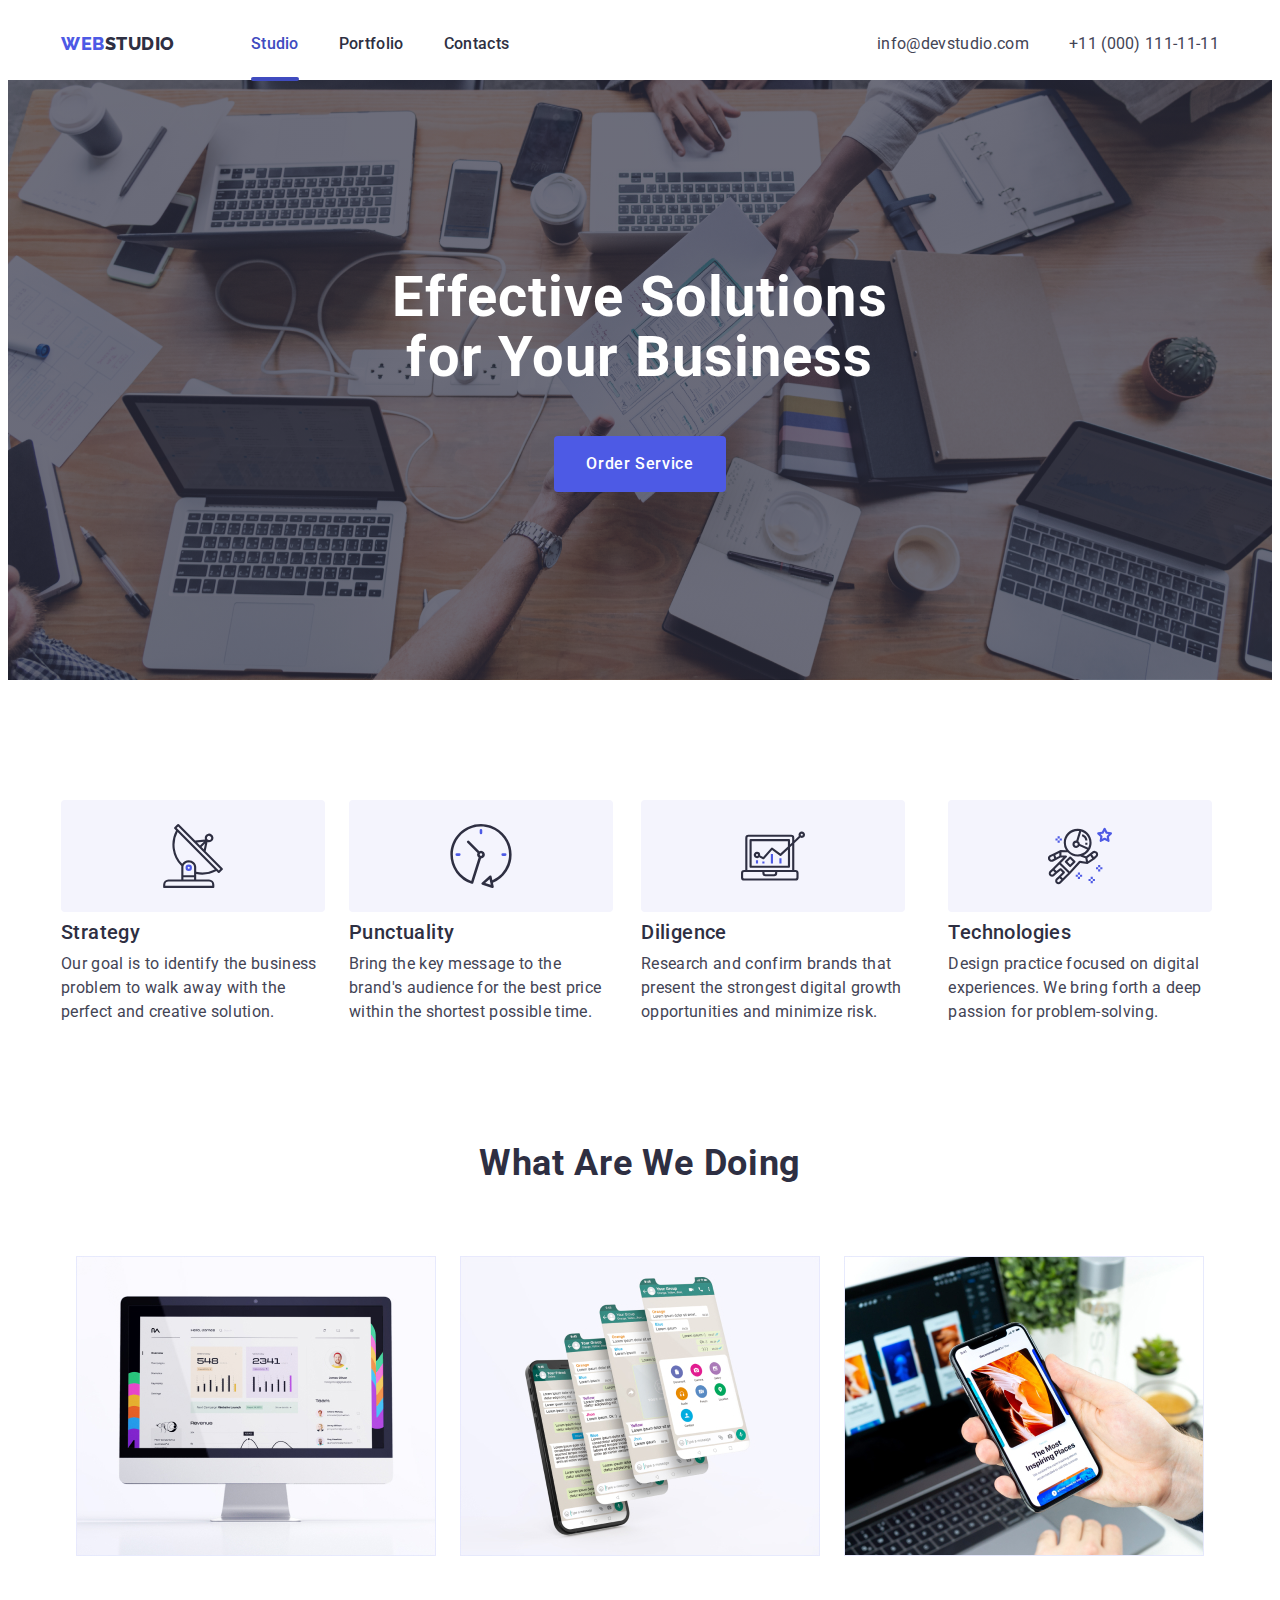
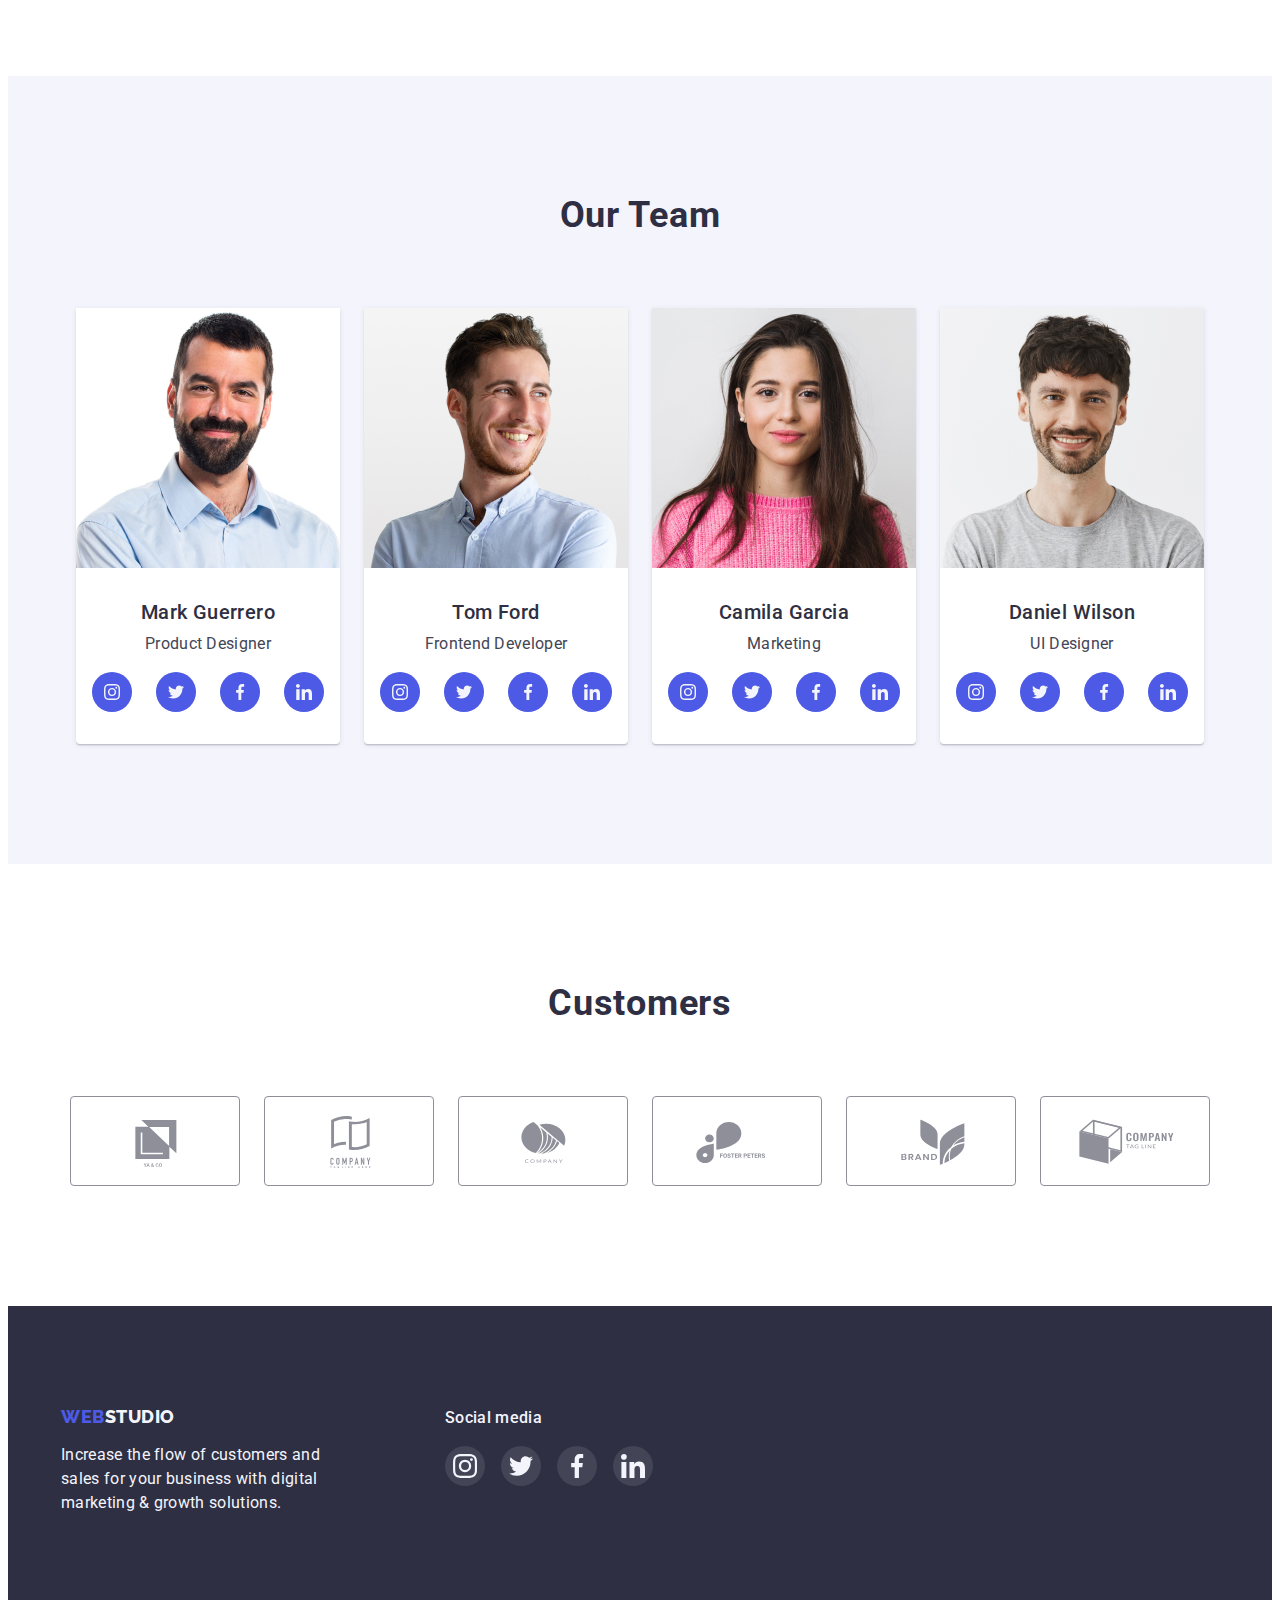
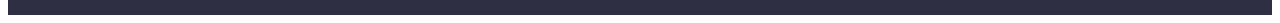
<file: index.html>
<!DOCTYPE html>

<html lang="en">
  <head>
    <meta charset="UTF-8" />
    <meta http-equiv="X-UA-Compatible" content="IE=edge" />
    <meta name="viewport" content="width=device-width, initial-scale=1.0" />
    <title>Webstudio</title>
    <link
      rel="stylesheet"
      href="https://cdnjs.cloudflare.com/ajax/libs/modern-normalize/1.1.0/modern-normalize.min.css"
      integrity="sha512-wpPYUAdjBVSE4KJnH1VR1HeZfpl1ub8YT/NKx4PuQ5NmX2tKuGu6U/JRp5y+Y8XG2tV+wKQpNHVUX03MfMFn9Q=="
      crossorigin="anonymous"
      referrerpolicy="no-referrer"
    />
    <link rel="preconnect" href="https://fonts.googleapis.com" />
    <link rel="preconnect" href="https://fonts.gstatic.com" crossorigin />
    <link
      href="https://fonts.googleapis.com/css2?family=Raleway:wght@800&family=Roboto:wght@400;500;700&display=swap"
      rel="stylesheet"
    />
    <link rel="stylesheet" href="./css/styles.css" />
  </head>
  <body>
    <header class="header">
      <div class="container header-container">
        <nav class="header-navigation">
          <a class="header-logo link" href="./index.html">
            Web <span class="logo-item">Studio</span></a
          >
          <ul class="header-list list">
            <li class="header-item">
              <a class="header-link current link" href="./index.html">Studio</a>
            </li>
            <li class="header-item">
              <a class="header-link link" href="./portfolio.html">Portfolio</a>
            </li>
            <li class="header-item">
              <a class="header-link link" href="">Contacts</a>
            </li>
          </ul>
        </nav>
        <address class="header-address">
          <ul class="header-address-list list">
            <li>
              <a class="header-mail link" href="mailto:info@devstudio.com"
                >info@devstudio.com</a
              >
            </li>
            <li>
              <a class="header-mail link" href="tel:+110001111111"
                >+11 (000) 111-11-11</a
              >
            </li>
          </ul>
        </address>
      </div>
    </header>
    <main>
      <section class="hero section">
        <div class="container">
          <h1 class="hero-main">Effective Solutions for Your Business</h1>
          <button class="hero-btn" type="button" data-modal-open>
            Order Service
          </button>
        </div>
      </section>
      <section class="about section">
        <div class="container">
          <h2 class="about-name" hidden>features_</h2>
          <ul class="about-list list">
            <li class="about-item">
              <div class="about-page">
                <svg class="about-page-icon" width="64px" height="64px">
                  <use href="./images/icons.svg#icon-antenna"></use>
                </svg>
              </div>
              <h3 class="about-title">Strategy</h3>
              <p class="about-top-text top-text">
                Our goal is to identify the business problem to walk away with
                the perfect and creative solution.
              </p>
            </li>
            <li class="about-item">
              <div class="about-page">
                <svg class="about-page-icon" width="64px" height="64px">
                  <use href="./images/icons.svg#icon-clock"></use>
                </svg>
              </div>
              <h3 class="about-title">Punctuality</h3>
              <p class="about-top-text top-text">
                Bring the key message to the brand's audience for the best price
                within the shortest possible time.
              </p>
            </li>
            <li class="about-item">
              <div class="about-page">
                <svg class="about-page-icon" width="64px" height="64px">
                  <use href="./images/icons.svg#icon-diagram"></use>
                </svg>
              </div>
              <h3 class="about-title">Diligence</h3>
              <p class="about-top-text top-text">
                Research and confirm brands that present the strongest digital
                growth opportunities and minimize risk.
              </p>
            </li>
            <li class="about-item">
              <div class="about-page">
                <svg class="about-page-icon" width="64px" height="64px">
                  <use href="./images/icons.svg#icon-astronaut"></use>
                </svg>
              </div>
              <h3 class="about-title">Technologies</h3>
              <p class="about-top-text top-text">
                Design practice focused on digital experiences. We bring forth a
                deep passion for problem-solving.
              </p>
            </li>
          </ul>
        </div>
      </section>
      <section class="pictures-section">
        <div class="container">
          <h2 class="pictures-title">What are we doing</h2>
          <ul class="pictures-list list">
            <li class="pictures-item">
              <img src="./images/img01.jpg" alt="computer" width="360" />
            </li>
            <li class="pictures-item">
              <img src="./images/img02.jpg" alt="phone" width="360" />
            </li>
            <li class="pictures-item">
              <img
                src="./images/img03.jpg"
                alt="phone and computer"
                width="360"
              />
            </li>
          </ul>
        </div>
      </section>
      <section class="team section">
        <div class="container">
          <h2 class="team-title">Our Team</h2>
          <ul class="team-list list">
            <li class="team-item">
              <img src="./images/foto1.jpg" alt="Mark Guerrero" width="264" />
              <div class="team-description">
                <h3 class="team-top-text">Mark Guerrero</h3>
                <p class="team-text top-text">Product Designer</p>
                <ul class="team-soc-list list">
                  <li class="team-soc-item">
                    <a href="" class="team-soc-link link">
                      <svg class="team-soc-icon" width="16px" height="16px">
                        <use href="./images/icons.svg#icon-instagram"></use>
                      </svg>
                    </a>
                  </li>
                  <li class="team-soc-item">
                    <a href="" class="team-soc-link link">
                      <svg class="team-soc-icon" width="16px" height="16px">
                        <use href="./images/icons.svg#icon-twitter"></use>
                      </svg>
                    </a>
                  </li>
                  <li class="team-soc-item">
                    <a href="" class="team-soc-link link">
                      <svg class="team-soc-icon" width="16px" height="16px">
                        <use href="./images/icons.svg#icon-facebook"></use>
                      </svg>
                    </a>
                  </li>
                  <li class="team-soc-item">
                    <a href="" class="team-soc-link link">
                      <svg class="team-soc-icon" width="16px" height="16px">
                        <use href="./images/icons.svg#icon-linkedin"></use>
                      </svg>
                    </a>
                  </li>
                </ul>
              </div>
            </li>
            <li class="team-item">
              <img src="./images/foto2.jpg" alt="Tom Ford" width="264" />
              <div class="team-description">
                <h3 class="team-top-text">Tom Ford</h3>
                <p class="team-text top-text">Frontend Developer</p>
                <ul class="team-soc-list list">
                  <li class="team-soc-item">
                    <a href="" class="team-soc-link link">
                      <svg class="team-soc-icon" width="16px" height="16px">
                        <use href="./images/icons.svg#icon-instagram"></use>
                      </svg>
                    </a>
                  </li>
                  <li class="team-soc-item">
                    <a href="" class="team-soc-link link">
                      <svg class="team-soc-icon" width="16px" height="16px">
                        <use href="./images/icons.svg#icon-twitter"></use>
                      </svg>
                    </a>
                  </li>
                  <li class="team-soc-item">
                    <a href="" class="team-soc-link link">
                      <svg class="team-soc-icon" width="16px" height="16px">
                        <use href="./images/icons.svg#icon-facebook"></use>
                      </svg>
                    </a>
                  </li>
                  <li class="team-soc-item">
                    <a href="" class="team-soc-link link">
                      <svg class="team-soc-icon" width="16px" height="16px">
                        <use href="./images/icons.svg#icon-linkedin"></use>
                      </svg>
                    </a>
                  </li>
                </ul>
              </div>
            </li>
            <li class="team-item">
              <img src="./images/foto3.jpg" alt="Camila Garcia" width="264" />
              <div class="team-description">
                <h3 class="team-top-text">Camila Garcia</h3>
                <p class="team-text top-text">Marketing</p>
                <ul class="team-soc-list list">
                  <li class="team-soc-item">
                    <a href="" class="team-soc-link link">
                      <svg class="team-soc-icon" width="16px" height="16px">
                        <use href="./images/icons.svg#icon-instagram"></use>
                      </svg>
                    </a>
                  </li>
                  <li class="team-soc-item">
                    <a href="" class="team-soc-link link">
                      <svg class="team-soc-icon" width="16px" height="16px">
                        <use href="./images/icons.svg#icon-twitter"></use>
                      </svg>
                    </a>
                  </li>
                  <li class="team-soc-item">
                    <a href="" class="team-soc-link link">
                      <svg class="team-soc-icon" width="16px" height="16px">
                        <use href="./images/icons.svg#icon-facebook"></use>
                      </svg>
                    </a>
                  </li>
                  <li class="team-soc-item">
                    <a href="" class="team-soc-link link">
                      <svg class="team-soc-icon" width="16px" height="16px">
                        <use href="./images/icons.svg#icon-linkedin"></use>
                      </svg>
                    </a>
                  </li>
                </ul>
              </div>
            </li>
            <li class="team-item">
              <img src="./images/foto4.jpg" alt="Daniel Wilson" width="264" />
              <div class="team-description">
                <h3 class="team-top-text">Daniel Wilson</h3>
                <p class="team-text top-text">UI Designer</p>
                <ul class="team-soc-list list">
                  <li class="team-soc-item">
                    <a href="" class="team-soc-link link">
                      <svg class="team-soc-icon" width="16px" height="16px">
                        <use href="./images/icons.svg#icon-instagram"></use>
                      </svg>
                    </a>
                  </li>
                  <li class="team-soc-item">
                    <a href="" class="team-soc-link link">
                      <svg class="team-soc-icon" width="16px" height="16px">
                        <use href="./images/icons.svg#icon-twitter"></use>
                      </svg>
                    </a>
                  </li>
                  <li class="team-soc-item">
                    <a href="" class="team-soc-link link">
                      <svg class="team-soc-icon" width="16px" height="16px">
                        <use href="./images/icons.svg#icon-facebook"></use>
                      </svg>
                    </a>
                  </li>
                  <li class="team-soc-item">
                    <a href="" class="team-soc-link link">
                      <svg class="team-soc-icon" width="16px" height="16px">
                        <use href="./images/icons.svg#icon-linkedin"></use>
                      </svg>
                    </a>
                  </li>
                </ul>
              </div>
            </li>
          </ul>
        </div>
      </section>
      <section class="section">
        <div class="container">
          <h2 class="title-customers">Customers</h2>
          <ul class="list-icon-customers list">
            <li class="item-icon-customers">
              <a class="link-icon-customers link" href="">
                <svg class="svg-image-customers" width="104" height="56">
                  <use href="./images/icons.svg#icon-logo-1"></use>
                </svg>
              </a>
            </li>
            <li class="item-icon-customers">
              <a class="link-icon-customers link" href="">
                <svg class="svg-image-customers" width="104" height="56">
                  <use href="./images/icons.svg#icon-logo-2"></use>
                </svg>
              </a>
            </li>
            <li class="item-icon-customers">
              <a class="link-icon-customers link" href="">
                <svg class="svg-image-customers" width="104" height="56">
                  <use href="./images/icons.svg#icon-logo-3"></use>
                </svg>
              </a>
            </li>
            <li class="item-icon-customers">
              <a class="link-icon-customers link" href="">
                <svg class="svg-image-customers" width="104" height="56">
                  <use href="./images/icons.svg#icon-logo-4"></use>
                </svg>
              </a>
            </li>
            <li class="item-icon-customers">
              <a class="link-icon-customers link" href="">
                <svg class="svg-image-customers" width="104" height="56">
                  <use href="./images/icons.svg#icon-logo-5"></use>
                </svg>
              </a>
            </li>
            <li class="item-icon-customers">
              <a class="link-icon-customers link" href="">
                <svg class="svg-image-customers" width="104" height="56">
                  <use href="./images/icons.svg#icon-logo-6"></use>
                </svg>
              </a>
            </li>
          </ul>
        </div>
      </section>
    </main>
    <footer class="footer section section-footer">
      <div class="container container-item">
        <div class="footer-container">
          <a class="footer-logo link" href="./index.html"
            >Web <span class="footer-logo-item">Studio</span>
          </a>
          <p class="footer-text top-text">
            Increase the flow of customers and sales for your business with
            digital marketing & growth solutions.
          </p>
        </div>
        <div class="footer-soc">
          <p class="footer-title top-text">Social media</p>
          <ul class="footer-soc-list list">
            <li class="footer-soc-item">
              <a href="" class="footer-soc-link link">
                <svg class="team-soc-icon" width="24px" height="24px">
                  <use href="./images/icons.svg#icon-instagram"></use>
                </svg>
              </a>
            </li>
            <li class="team-soc-item">
              <a href="" class="footer-soc-link link">
                <svg class="team-soc-icon" width="24px" height="24px">
                  <use href="./images/icons.svg#icon-twitter"></use>
                </svg>
              </a>
            </li>
            <li class="team-soc-item">
              <a href="" class="footer-soc-link link">
                <svg class="team-soc-icon" width="24px" height="24px">
                  <use href="./images/icons.svg#icon-facebook"></use>
                </svg>
              </a>
            </li>
            <li class="team-soc-item">
              <a href="" class="footer-soc-link link">
                <svg class="team-soc-icon" width="24px" height="24px">
                  <use href="./images/icons.svg#icon-linkedin"></use>
                </svg>
              </a>
            </li>
          </ul>
        </div>
      </div>
    </footer>
    <div class="backdrop is-hidden" data-modal>
      <div class="modal">
        <button type="button" class="modal-close-btn" data-modal-close>
          <svg class="modal-close-item" width="8px" height="8px">
            <use href="./images/icons.svg#icon-close-black-18dp-2-1"></use>
          </svg>
        </button>
      </div>
    </div>
    <script src="./js/modal.js"></script>
  </body>
</html>
</file>
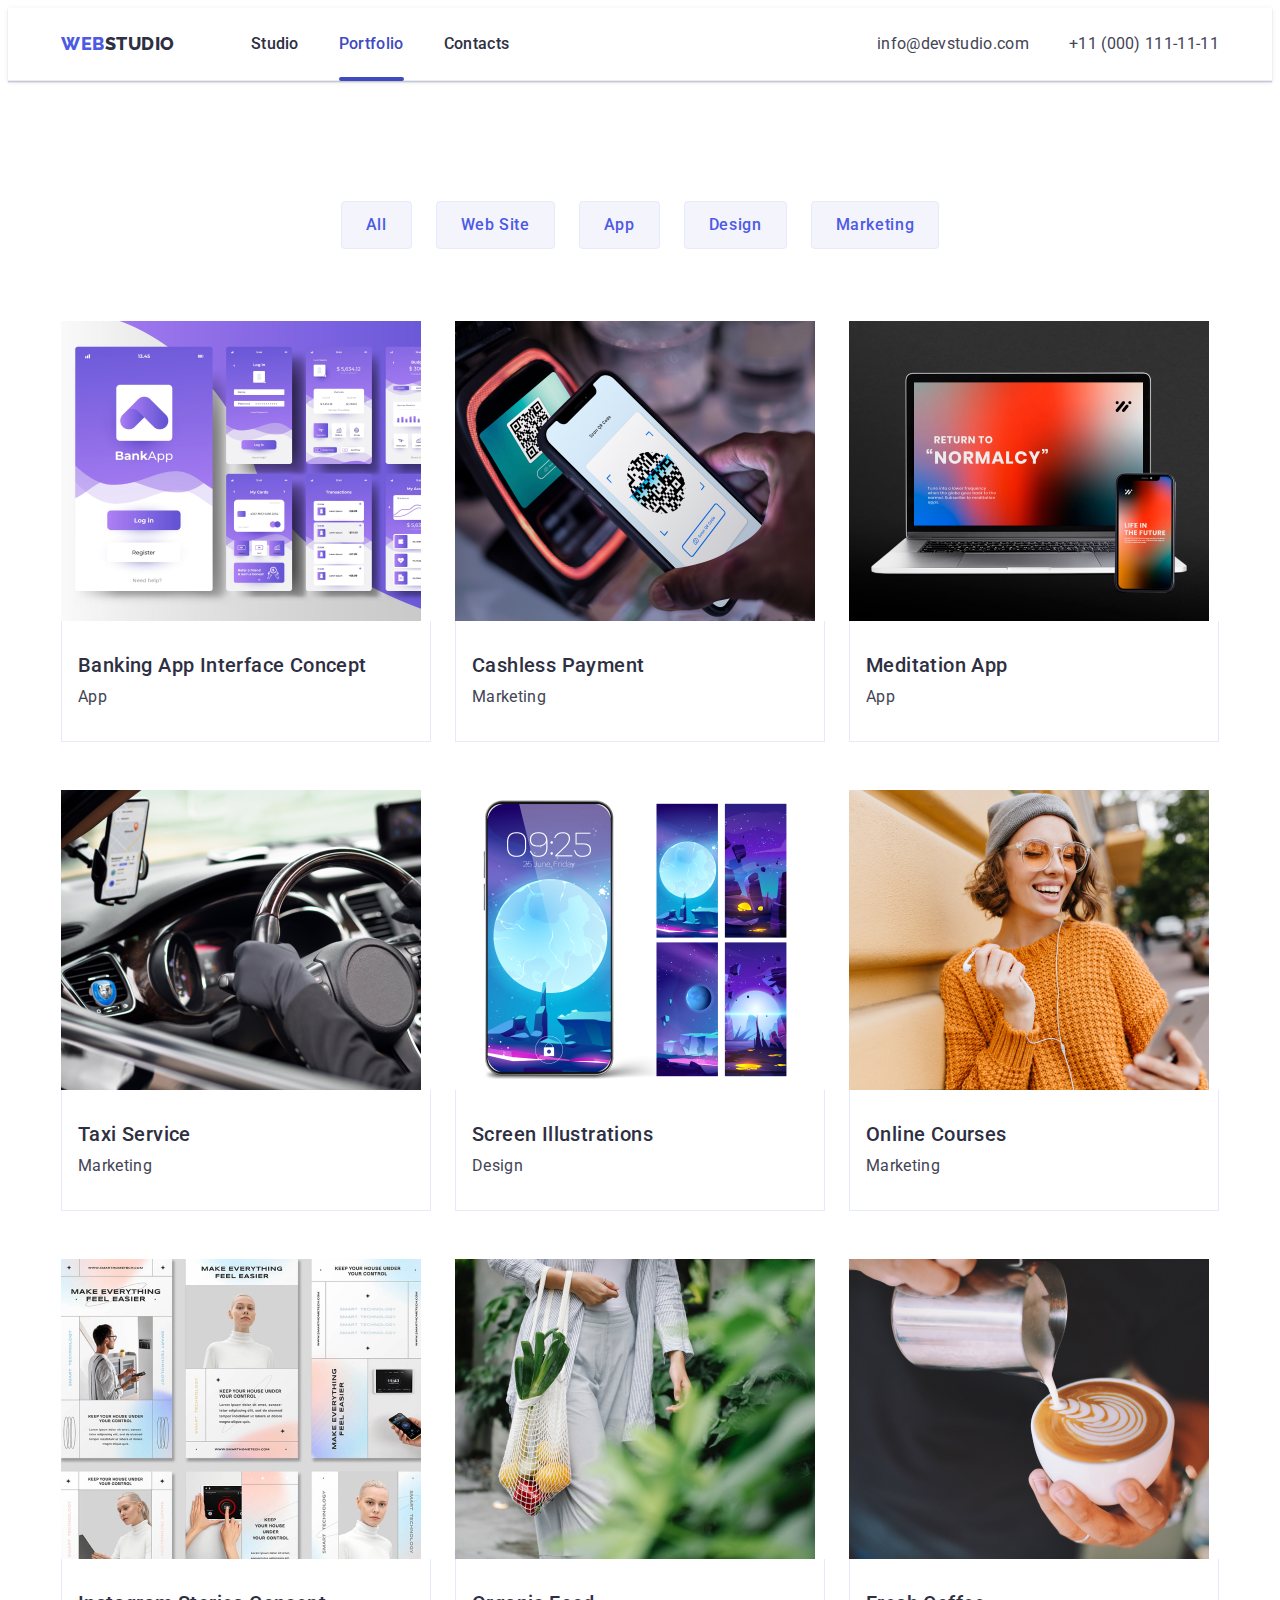
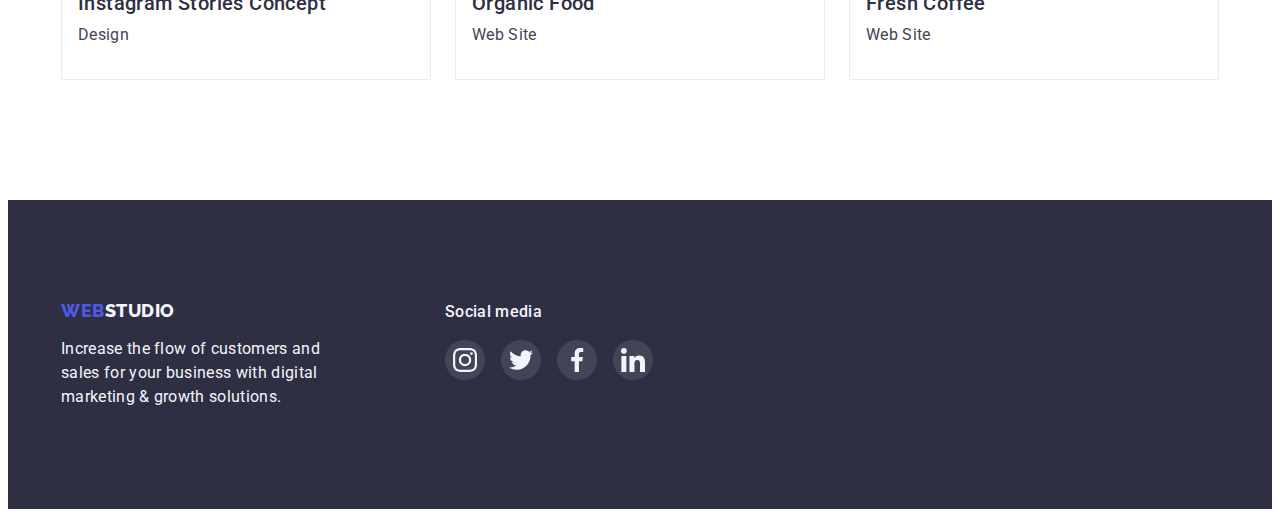
<file: portfolio.html>
<!DOCTYPE html>

<html lang="en">
  <head>
    <meta charset="UTF-8" />
    <meta http-equiv="X-UA-Compatible" content="IE=edge" />
    <meta name="viewport" content="width=device-width, initial-scale=1.0" />
    <title>Webstudio</title>
    <link
      rel="stylesheet"
      href="https://cdnjs.cloudflare.com/ajax/libs/modern-normalize/1.1.0/modern-normalize.min.css"
      integrity="sha512-wpPYUAdjBVSE4KJnH1VR1HeZfpl1ub8YT/NKx4PuQ5NmX2tKuGu6U/JRp5y+Y8XG2tV+wKQpNHVUX03MfMFn9Q=="
      crossorigin="anonymous"
      referrerpolicy="no-referrer"
    />
    <link rel="preconnect" href="https://fonts.googleapis.com" />
    <link rel="preconnect" href="https://fonts.gstatic.com" crossorigin />
    <link
      href="https://fonts.googleapis.com/css2?family=Raleway:wght@800&family=Roboto:wght@400;500;700&display=swap"
      rel="stylesheet"
    />
    <link rel="stylesheet" href="./css/styles.css" />
  </head>
  <body>
    <header class="header header-border">
      <div class="container header-container">
        <nav class="header-navigation">
          <a class="header-logo link" href="./index.html">
            Web <span class="logo-item">Studio</span></a
          >
          <ul class="header-list list">
            <li class="header-item">
              <a class="header-link link" href="./index.html">Studio</a>
            </li>
            <li class="header-item">
              <a class="header-link link current" href="./portfolio.html"
                >Portfolio</a
              >
            </li>
            <li class="header-item">
              <a class="header-link link" href="">Contacts</a>
            </li>
          </ul>
        </nav>
        <address class="header-address">
          <ul class="header-address-list list">
            <li>
              <a class="header-mail link" href="mailto:info@devstudio.com"
                >info@devstudio.com</a
              >
            </li>
            <li>
              <a class="header-mail link" href="tel:+110001111111"
                >+11 (000) 111-11-11</a
              >
            </li>
          </ul>
        </address>
      </div>
    </header>
    <main>
      <section class="work section">
        <div class="container">
          <h1 hidden>filter</h1>
          <ul class="buttons-list list">
            <li><button class="buttons-item" type="button">All</button></li>
            <li>
              <button class="buttons-item" type="button">Web Site</button>
            </li>
            <li><button class="buttons-item" type="button">App</button></li>
            <li><button class="buttons-item" type="button">Design</button></li>
            <li>
              <button class="buttons-item" type="button">Marketing</button>
            </li>
          </ul>
        </div>
        <div class="container">
          <ul class="project-list list">
            <li class="project-item link">
              <a href="" class="project-link link">
                <div class="project-top-wrap">
                  <img src="./images/img10.jpg" alt="Banking App" width="360" />
                  <p class="project-top-text">
                    14 Stylish and User-Friendly App Design Concepts · Task
                    Manager App · Calorie Tracker App · Exotic Fruit Ecommerce
                    App · Cloud Storage App
                  </p>
                </div>
                <div class="project-description">
                  <h2 class="project-title">Banking App Interface Concept</h2>
                  <p class="project-text">App</p>
                </div></a
              >
            </li>
            <li class="project-item link">
              <a href="" class="project-link link">
                <div class="project-top-wrap">
                  <img
                    src="./images/img11.jpg"
                    alt="Cashless Payment"
                    width="360"
                  />
                  <p class="project-top-text">
                    14 Stylish and User-Friendly App Design Concepts · Task
                    Manager App · Calorie Tracker App · Exotic Fruit Ecommerce
                    App · Cloud Storage App
                  </p>
                </div>
                <div class="project-description">
                  <h2 class="project-title">Cashless Payment</h2>
                  <p class="project-text">Marketing</p>
                </div></a
              >
            </li>
            <li class="project-item link">
              <a href="" class="project-link link">
                <div class="project-top-wrap">
                  <img
                    src="./images/img12.jpg"
                    alt="Meditation App"
                    width="360"
                  />
                  <p class="project-top-text">
                    14 Stylish and User-Friendly App Design Concepts · Task
                    Manager App · Calorie Tracker App · Exotic Fruit Ecommerce
                    App · Cloud Storage App
                  </p>
                </div>
                <div class="project-description">
                  <h2 class="project-title">Meditation App</h2>
                  <p class="project-text">App</p>
                </div></a
              >
            </li>
            <li class="project-item link">
              <a href="" class="project-link link">
                <div class="project-top-wrap">
                  <img
                    src="./images/img13.jpg"
                    alt="Taxi Service"
                    width="360"
                  />
                  <p class="project-top-text">
                    14 Stylish and User-Friendly App Design Concepts · Task
                    Manager App · Calorie Tracker App · Exotic Fruit Ecommerce
                    App · Cloud Storage App
                  </p>
                </div>
                <div class="project-description">
                  <h2 class="project-title">Taxi Service</h2>
                  <p class="project-text">Marketing</p>
                </div></a
              >
            </li>
            <li class="project-item link">
              <a href="" class="project-link link">
                <div class="project-top-wrap">
                  <img
                    src="./images/img14.jpg"
                    alt="Screen Illustrations"
                    width="360"
                  />
                  <p class="project-top-text">
                    14 Stylish and User-Friendly App Design Concepts · Task
                    Manager App · Calorie Tracker App · Exotic Fruit Ecommerce
                    App · Cloud Storage App
                  </p>
                </div>
                <div class="project-description">
                  <h2 class="project-title">Screen Illustrations</h2>
                  <p class="project-text">Design</p>
                </div></a
              >
            </li>
            <li class="project-item link">
              <a href="" class="project-link link">
                <div class="project-top-wrap">
                  <img
                    src="./images/img15.jpg"
                    alt="Online Courses"
                    width="360"
                  />
                  <p class="project-top-text">
                    14 Stylish and User-Friendly App Design Concepts · Task
                    Manager App · Calorie Tracker App · Exotic Fruit Ecommerce
                    App · Cloud Storage App
                  </p>
                </div>
                <div class="project-description">
                  <h2 class="project-title">Online Courses</h2>
                  <p class="project-text">Marketing</p>
                </div></a
              >
            </li>
            <li class="project-item link">
              <a href="" class="project-link link">
                <div class="project-top-wrap">
                  <img
                    src="./images/img16.jpg"
                    alt="Instagram Stories Concept"
                    width="360"
                  />
                  <p class="project-top-text">
                    14 Stylish and User-Friendly App Design Concepts · Task
                    Manager App · Calorie Tracker App · Exotic Fruit Ecommerce
                    App · Cloud Storage App
                  </p>
                </div>
                <div class="project-description">
                  <h2 class="project-title">Instagram Stories Concept</h2>
                  <p class="project-text">Design</p>
                </div></a
              >
            </li>
            <li class="project-item link">
              <a href="" class="project-link link">
                <div class="project-top-wrap">
                  <img
                    src="./images/img17.jpg"
                    alt="Organic Food"
                    width="360"
                  />
                  <p class="project-top-text">
                    14 Stylish and User-Friendly App Design Concepts · Task
                    Manager App · Calorie Tracker App · Exotic Fruit Ecommerce
                    App · Cloud Storage App
                  </p>
                </div>
                <div class="project-description">
                  <h2 class="project-title">Organic Food</h2>
                  <p class="project-text">Web Site</p>
                </div></a
              >
            </li>
            <li class="project-item link">
              <a href="" class="project-link link">
                <div class="project-top-wrap">
                  <img
                    src="./images/img18.jpg"
                    alt="Fresh Coffee"
                    width="360"
                  />
                  <p class="project-top-text">
                    14 Stylish and User-Friendly App Design Concepts · Task
                    Manager App · Calorie Tracker App · Exotic Fruit Ecommerce
                    App · Cloud Storage App
                  </p>
                </div>
                <div class="project-description">
                  <h2 class="project-title">Fresh Coffee</h2>
                  <p class="project-text">Web Site</p>
                </div></a
              >
            </li>
          </ul>
        </div>
      </section>
    </main>
    <footer class="footer section section-footer">
      <div class="container container-item">
        <div class="footer-container">
          <a class="footer-logo link" href="./index.html"
            >Web <span class="footer-logo-item">Studio</span>
          </a>
          <p class="footer-text top-text">
            Increase the flow of customers and sales for your business with
            digital marketing & growth solutions.
          </p>
        </div>
        <div class="footer-soc">
          <p class="footer-title top-text">Social media</p>
          <ul class="footer-soc-list list">
            <li class="footer-soc-item">
              <a href="" class="footer-soc-link link">
                <svg class="team-soc-icon" width="24px" height="24px">
                  <use href="./images/icons.svg#icon-instagram"></use>
                </svg>
              </a>
            </li>
            <li class="team-soc-item">
              <a href="" class="footer-soc-link link">
                <svg class="team-soc-icon" width="24px" height="24px">
                  <use href="./images/icons.svg#icon-twitter"></use>
                </svg>
              </a>
            </li>
            <li class="team-soc-item">
              <a href="" class="footer-soc-link link">
                <svg class="team-soc-icon" width="24px" height="24px">
                  <use href="./images/icons.svg#icon-facebook"></use>
                </svg>
              </a>
            </li>
            <li class="team-soc-item">
              <a href="" class="footer-soc-link link">
                <svg class="team-soc-icon" width="24px" height="24px">
                  <use href="./images/icons.svg#icon-linkedin"></use>
                </svg>
              </a>
            </li>
          </ul>
        </div>
      </div>
    </footer>
  </body>
</html>
</file>
<file: css/styles.css>
:root {
    --color-iris: #4d5ae5;
    --color-slate: #434455;
    --color-navy-blue: #2e2f42;
    --color-white: #ffffff;
    --bg-gradient: linear-gradient(rgba(46, 47, 66, 0.7),
            rgba(46, 47, 66, 0.7));
    --transition-dur-and-func: 250ms cubic-bezier(0.4, 0, 0.2, 1);
}

p,
h1,
h2,
h3,
h4,
h5,
h6 {
    margin: 0px;
}

ul {
    margin: 0px;
    padding-left: 0px;
}

.section {
    padding-top: 120px;
    padding-bottom: 120px;
}

img {
    display: block;
    max-width: 100%;
}

.container {
    max-width: 1158px;
    padding-left: 15px;
    padding-right: 15px;
    margin: 0 auto;
}

body {
    font-family: "Roboto", sans-serif;
    color: var(--color-slate);
    background-color: var(--color-white);
}

.top-text {
    font-weight: 400;
    font-size: 16px;
    line-height: 1.5;
    letter-spacing: 0.02em;
}

.list {
    list-style: none;
    display: flex;
}

.link {
    text-decoration: none;
}

.no-scroll {
    overflow: hidden;
}

/* HEADER */

.header-container {
    display: flex;
}

.header {
    padding-top: 24px;
    padding-bottom: 24px;
}

.header-border {
    border-bottom: 1px solid #E7E9FC;
    box-shadow: 0px 2px 1px rgba(46, 47, 66, 0.08), 0px 1px 1px rgba(46, 47, 66, 0.16), 0px 1px 6px rgba(46, 47, 66, 0.08);
}

.header-navigation {
    display: flex;
    align-items: center;
    margin-right: auto;
}

.header-logo {
    font-family: "Raleway", sans-serif;
    font-weight: 800;
    font-size: 18px;
    line-height: 1.17;
    display: flex;
    align-items: center;
    letter-spacing: 0.03em;
    text-transform: uppercase;
    color: var(--color-iris);
    text-decoration: none;
    margin-right: 76px;

}

.logo-item {
    font-weight: 800;
    font-size: 18px;
    line-height: 1.33;
    display: flex;
    align-items: center;
    letter-spacing: 0.03em;
    text-transform: uppercase;
    color: var(--color-navy-blue);
}

.header-list {
    gap: 40px;
}

.header-link {
    font-weight: 500;
    font-size: 16px;
    line-height: 1.5;
    letter-spacing: 0.02em;
    color: #2e2f42;
    transition-property: color;
    transition-duration: 250ms;
    transition-timing-function: cubic-bezier(0.4, 0, 0.2, 1);
}

.current {
    position: relative;
    color: #404bbf;
}

.current::after {
    content: "";
    width: 100%;
    height: 4px;
    background-color: #404bbf;

    border-radius: 2px;
    position: absolute;
    left: 0;
    bottom: -28px;
}


.header-link:hover,
.header-link:focus {
    color: #404bbf;
}

.header-address {
    font-style: normal;
    color: var(--color-slate);
    text-decoration: none;
    display: flex;

}

.header-address-list {
    justify-content: flex-end;
    gap: 40px;
}

.header-address {
    text-decoration: none;
}

.address-item {}

.header-mail {
    font-style: normal;
    font-weight: 400;
    font-size: 16px;
    line-height: 1.5;
    letter-spacing: 0.02em;
    color: var(--color-slate);
    text-decoration: none;
    transition-property: color;
    transition-duration: 250ms;
    transition-timing-function: cubic-bezier(0.4, 0, 0.2, 1);
}

.header-mail:is(:hover, :focus) {
    color: #404bbf;
}

/* HERO */
.hero {
    background-color: var(--color-navy-blue);
    background-image: var(--bg-gradient), url(../images/hero-bg.jpg);
    background-repeat: no-repeat;
    background-position: center;
    background-size: cover;
    padding-top: 188px;
    padding-bottom: 188px;
    max-width: 1440px;
    margin: 0 auto;

}

.hero-main {
    font-weight: 700;
    font-size: 56px;
    line-height: 1.07;
    text-align: center;
    letter-spacing: 0.02em;
    color: var(--color-white);
    margin-bottom: 48px;
    width: 496px;
    margin-left: auto;
    margin-right: auto;

}

.hero-btn {
    background-color: #4D5AE5;
    font-family: inherit;
    font-weight: 500;
    font-size: 16px;
    line-height: 1.5;
    display: flex;
    flex-direction: row;
    align-items: center;
    padding: 16px 32px;
    gap: 10px;
    letter-spacing: 0.04em;
    color: var(--color-white);
    flex: none;
    order: 0;
    flex-grow: 0;
    cursor: pointer;
    border-radius: 4px;
    margin: 0 auto;
    margin-top: 48px;
    border: none;
    transition-property: background-color;
    transition-duration: 250ms;
    transition-timing-function: cubic-bezier(0.4, 0, 0.2, 1);
}

.hero-btn:hover,
.hero-btn:focus {
    background-color: #404BBF;
}

/* ABOUT */
.about {}

.about-page {
    width: 264px;
    height: 112px;
    background: #F4F4FD;
    border-radius: 4px;
    display: flex;
    justify-content: center;
    align-items: center;
    margin-bottom: 8px;
}

.about-page-icon {}

.about-list {
    display: flex;
    justify-content: center;
    gap: 24px;
}

.about-item {}

.about-title {
    font-weight: 500;
    font-size: 20px;
    line-height: 1.2;
    letter-spacing: 0.02em;
    color: var(--color-navy-blue);
    margin-bottom: 8px;

}

.about-top-text {
    color: var(--color-slate);
}

/* PICTURES */
.pictures {}

.pictures-title {
    font-weight: 700;
    font-size: 36px;
    line-height: 1.11;
    text-align: center;
    letter-spacing: 0.02em;
    text-transform: capitalize;
    color: var(--color-navy-blue);
    margin-bottom: 72px;

}

.pictures-list {
    display: flex;
    justify-content: center;
    gap: 24px;
}

.pictures-item {}

.pictures-section {
    padding-top: none;
    padding-bottom: 120px;
}


/* TEAM */
.team {
    background-color: #F4F4FD;

}

.team-title {
    font-weight: 700;
    font-size: 36px;
    line-height: 1.11;
    text-align: center;
    letter-spacing: 0.02em;
    text-transform: capitalize;
    color: var(--color-navy-blue);
    margin-bottom: 72px;

}

.team-list {
    display: flex;
    justify-content: center;
    gap: 24px;
}

.team-item {
    background-color: #FFFFFF;
    gap: 32px;
    box-shadow: 0px 1px 6px rgba(46, 47, 66, 0.08), 0px 1px 1px rgba(46, 47, 66, 0.16), 0px 2px 1px rgba(46, 47, 66, 0.08);
    border-radius: 0px 0px 4px 4px;
}

.team-top-text {
    font-weight: 500;
    font-size: 20px;
    line-height: 1.2;
    text-align: center;
    letter-spacing: 0.02em;
    color: var(--color-navy-blue);
}

.team-text {
    color: var(--color-slate);
    margin-bottom: 8px;
}

.team-description {
    gap: 8px;
    display: flex;
    flex-direction: column;
    justify-content: center;
    align-items: center;
    padding: 32px 16px;
    margin: 0 auto;

}

.team-soc-list {
    display: flex;
    justify-content: center;
    gap: 24px;
}

.team-soc-item {
    width: 40px;
    height: 40px;
}

.team-soc-link {
    width: 100%;
    height: 100%;
    border-radius: 50%;
    background-color: #4D5AE5;
    display: flex;
    align-items: center;
    justify-content: center;
    transition-property: background-color;
    transition-duration: 250ms;
    transition-timing-function: cubic-bezier(0.4, 0, 0.2, 1);

}

.team-soc-link:hover,
.team-soc-link:focus {
    background-color: #404BBF;
}

.team-soc-icon {
    fill: #F4F4FD;
}

/* CUSTOMERS */

.title-customers {
    font-weight: 700;
    font-size: 36px;
    line-height: 1.11;
    text-align: center;
    letter-spacing: 0.02em;
    text-transform: capitalize;
    color: var(--color-navy-blue);
    margin-bottom: 72px;

}

.list-icon-customers {
    display: flex;
    justify-content: center;
    gap: 24px;
}

.item-icon-customers {
    width: 168px;
    height: 88px;
    border: 1px solid #8E8F99;
    border-radius: 4px;
    transition-property: border-color;
    transition-duration: 250ms;
    transition-timing-function: cubic-bezier(0.4, 0, 0.2, 1);
}

.item-icon-customers:hover,
.item-icon-customers:focus {
    border-color: #404BBF;
}

.link-icon-customers {
    width: 100%;
    height: 100%;
    color: #8E8F99;
    display: flex;
    justify-content: center;
    align-items: center;
    transition-property: color;
    transition-duration: 250ms;
    transition-timing-function: cubic-bezier(0.4, 0, 0.2, 1);

}

.link-icon-customers:hover,
.link-icon-customers:focus {
    color: #404BBF;
}

.svg-image-customers {
    fill: currentColor;
}

/* FOOTER */
.footer {
    background-color: var(--color-navy-blue);
    padding-top: 100px;
    padding-bottom: 100px;
}

.container-item {
    display: flex;
}

.footer-logo {
    font-family: "Raleway", sans-serif;
    font-weight: 800;
    font-size: 18px;
    line-height: 1.17;
    display: flex;
    align-items: center;
    letter-spacing: 0.03em;
    text-transform: uppercase;
    color: var(--color-iris);
    text-decoration: none;
    margin-bottom: 16px;
}

.footer-logo-item {
    color: #f4f4fd
}

.footer-text {
    color: #F4F4FD;
    width: 264px;
    height: 72px;
}

.footer-container {
    margin-right: 120px;
}

.section-footer {
    padding-top: 100px;
    padding-bottom: 100px;

}

.footer-title {
    color: #F4F4FD;
    width: 264px;
    margin-bottom: 16px;
    font-weight: 500;
}

.footer-soc {}

.footer-soc-list {
    display: flex;
    padding: 0px;
    gap: 16px;

}

.footer-soc-item {
    width: 40px;
    height: 40px;
}

.footer-soc-link {
    width: 100%;
    height: 100%;
    border-radius: 50%;
    background-color: var(--color-slate);
    display: flex;
    align-items: center;
    justify-content: center;
    transition-property: background-color;
    transition-duration: 250ms;
    transition-timing-function: cubic-bezier(0.4, 0, 0.2, 1);

}

.footer-soc-link:hover,
.footer-soc-link:focus {
    background-color: #31D0AA;
}


/* Portfolio */
.button {}

.buttons-list {
    list-style: none;
    display: flex;
    justify-content: center;
    gap: 24px;
    margin-bottom: 72px;

}

.buttons-item {
    font-family: "Roboto", sans-serif;
    font-weight: 500;
    font-size: 16px;
    line-height: 1.5;
    display: flex;
    align-items: center;
    text-align: center;
    letter-spacing: 0.04em;
    color: var(--color-iris);
    cursor: pointer;
    background-color: #F4F4FD;
    height: 48px;
    min-width: 70px;
    padding: 12px 24px;
    border: 1px solid #E7E9FC;
    border-radius: 4px;
    transition-property: background-color, color, box-shadow, border;
    transition-duration: 250ms;
    transition-timing-function: cubic-bezier(0.4, 0, 0.2, 1);
}


.buttons-item:hover,
.buttons-item:focus {
    color: var(--color-white);
    background-color: #404bbf;

}

.buttons-item:hover,
.buttons-item:focus {
    box-shadow: 0px 3px 1px rgba(0, 0, 0, 0.1),
        0px 2px 1px rgba(0, 0, 0, 0.08),
        0px 2px 2px rgba(0, 0, 0, 0.12);
    border-radius: 4px;
    border: transparent;
}


/* Project */
.project-link {
    display: block;
}

.project-list {
    display: flex;
    flex-wrap: wrap;
    gap: 48px 24px;

}

.project-item {
    flex-basis: calc((100% - 48px) / 3);

}

.project-link:hover,
.project-link:focus {
    box-shadow: 0px 1px 6px rgba(46, 47, 66, 0.08), 0px 1px 1px rgba(46, 47, 66, 0.16), 0px 2px 1px rgba(46, 47, 66, 0.08);
}

.project-link:hover .project-top-text,
.project-link:focus .project-top-text {
    transform: translateY(0);
}

.project-link:hover,
.project-link:focus .project-link {
    display: block;
    max-width: 100%;
    height: auto;
}

.project-top-wrap {
    position: relative;
    overflow: hidden;
}


.project-top-text {
    position: absolute;
    top: 0;
    line-height: 1.5;
    letter-spacing: 0.02em;
    color: #F4F4FD;
    background-color: var(--color-iris);
    padding: 40px 32px 0 32px;
    transform: translateY(100%);
    height: 100%;
    transition: transform 250ms cubic-bezier(0.4, 0, 0.2, 1);
}

.project-title {
    font-weight: 500;
    font-size: 20px;
    line-height: 1.2;
    letter-spacing: 0.02em;
    color: var(--color-navy-blue);
    margin-bottom: 8px;
}

.project-text {
    font-weight: 400;
    font-size: 16px;
    line-height: 1.5;
    letter-spacing: 0.02em;
    color: var(--color-slate);
}

.project-description {
    padding: 32px 16px;
    border: 1px solid #E7E9FC;
    border-top: none;
    cursor: pointer;
}

/* MODAL */
.backdrop {
    position: fixed;
    top: 0;
    width: 100%;
    height: 100%;
    background-color: rgba(46, 47, 66, 0.4);
    transition: opacity var(--transition-dur-and-func), visibility var(--transition-dur-and-func);
}

.modal {
    width: 408px;
    min-height: 576px;
    background-color: #FCFCFC;
    border-radius: 4px;
    position: absolute;
    top: 50%;
    left: 50%;
    transform: translate(-50%, -50%) scale(1);
    transition-property: transform;
    transition-duration: 250ms;
    transition-timing-function: cubic-bezier(0.4, 0, 0.2, 1);
    box-shadow: 0px 1px 1px rgba(0, 0, 0, 0.14), 0px 1px 3px rgba(0, 0, 0, 0.12), 0px 2px 1px rgba(0, 0, 0, 0.2);
    padding: 24px;
}

.modal.is-hidden {
    opacity: 0;
    visibility: hidden;
    pointer-events: none;
}

.backdrop .is-hidden .modal {
    transform: translate(-50%, -50%) scale(0);
}

.modal-close-btn {
    position: absolute;
    border: 1px solid #E7E9FC;
    background-color: #FFFFFF;
    border-radius: 50%;
    display: block;
    margin-left: auto;
    padding: 0px;
    width: 24px;
    height: 24px;
    top: 24px;
    right: 24px;
    display: flex;
    color: #2E2F42;
    align-items: center;
    justify-content: center;
    cursor: pointer;
}

.modal-close-btn:hover,
.modal-close:focus {
    background-color: #404BBF;

}

.modal-close-btn:hover,
.modal-close:focus {
    color: #FFFFFF;

}

.modal-close-item {
    fill: currentColor;
}

.backdrop.is-hidden {
    opacity: 0;
    visibility: hidden;
    pointer-events: none;
}

.backdrop .is-hidden .modal {
    transform: scale(0);
}
</file>
